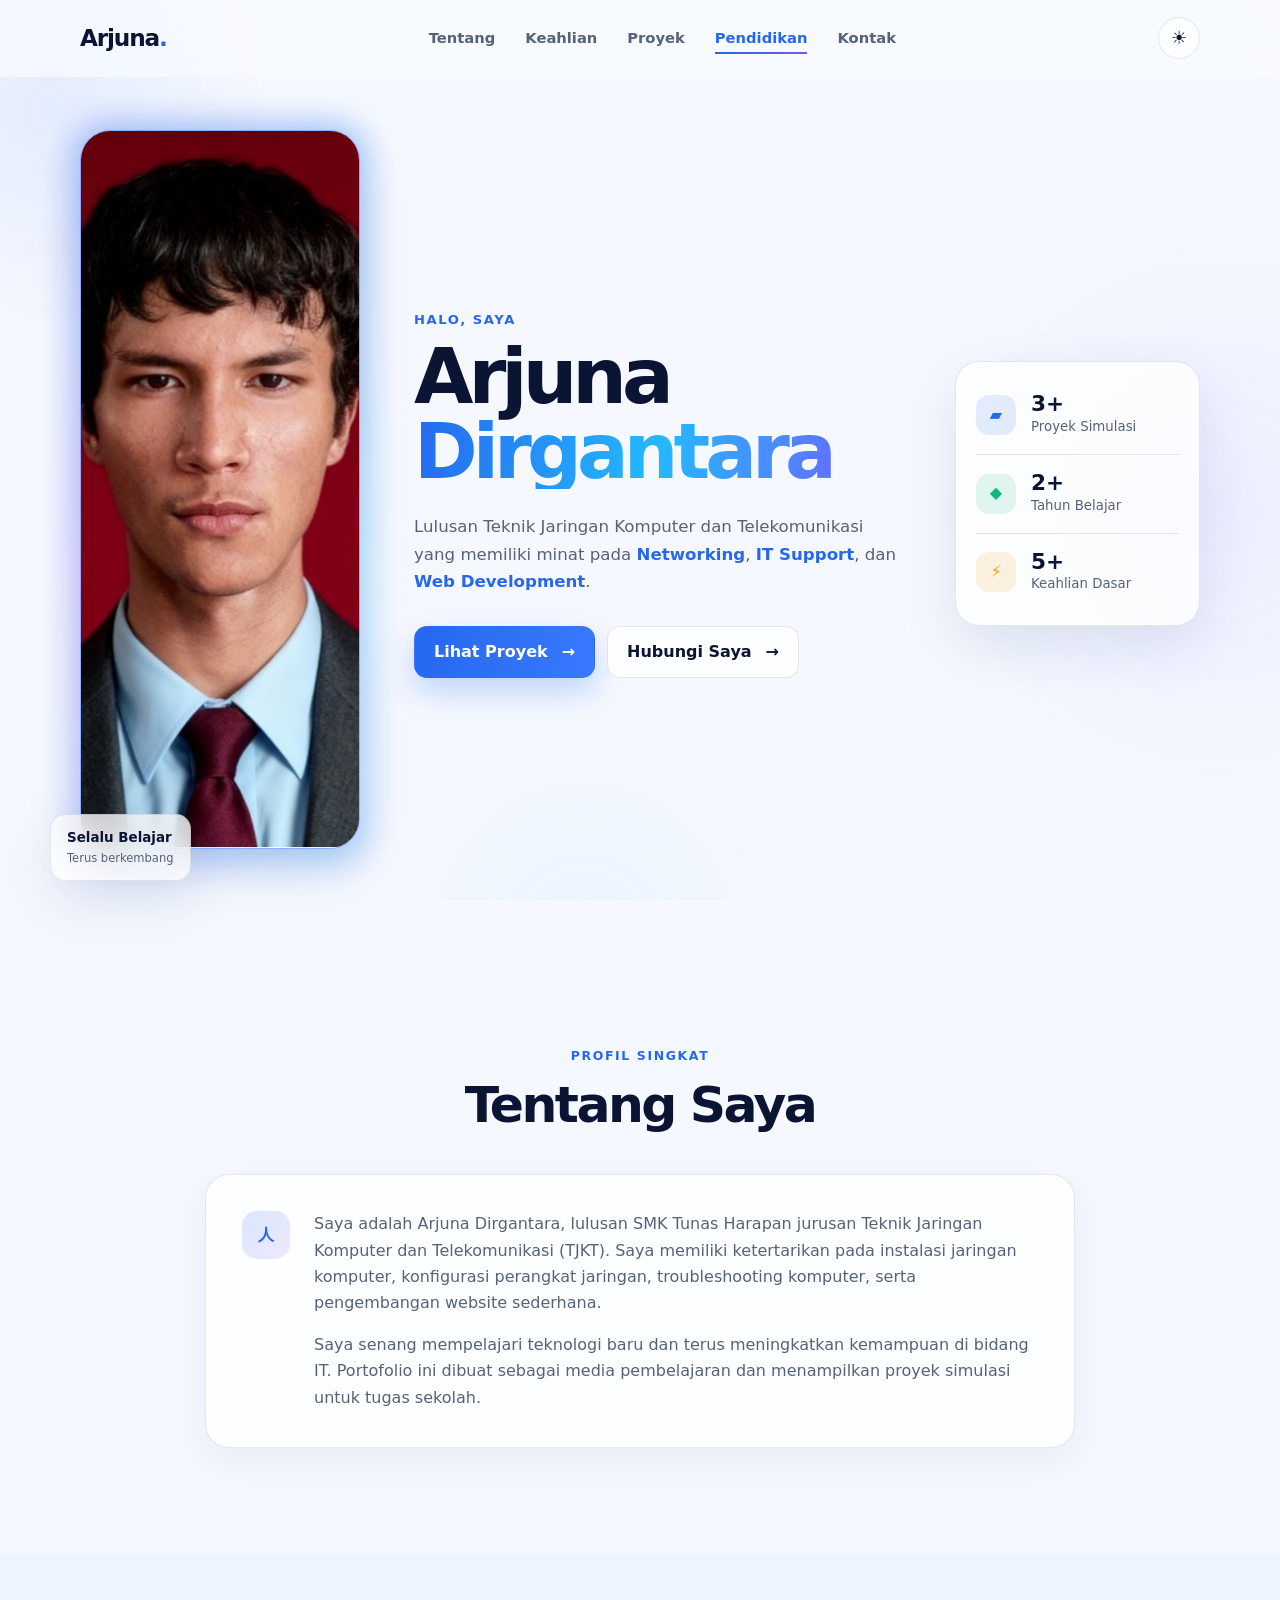
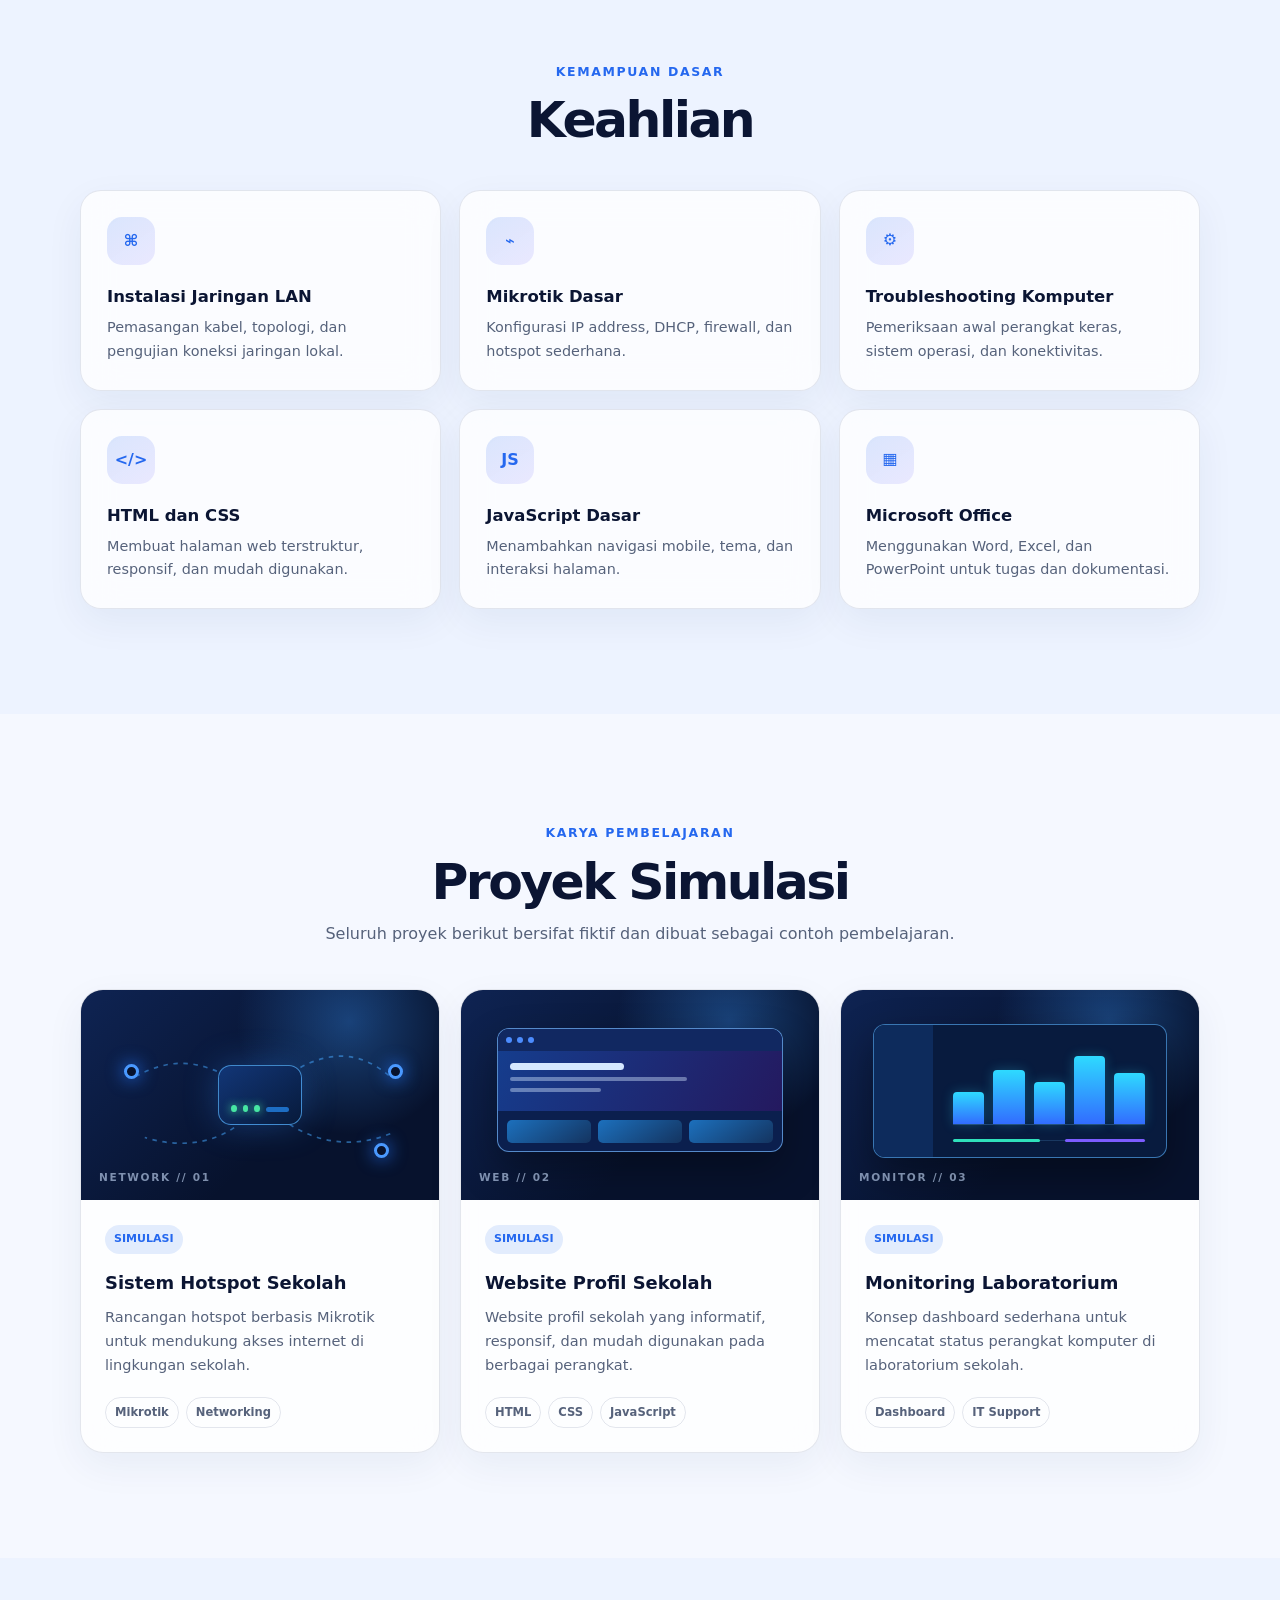
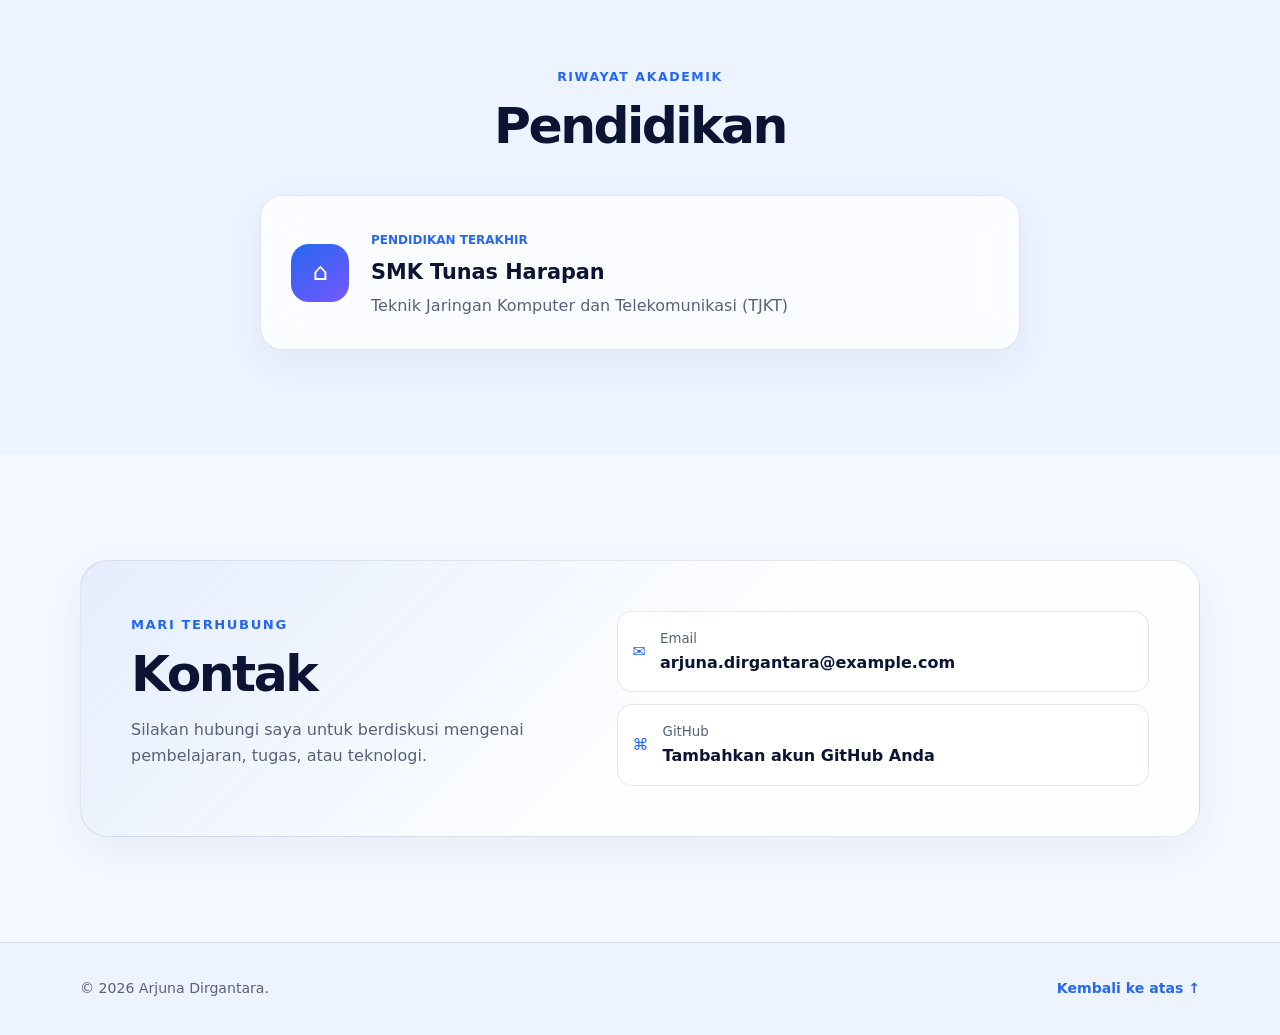
<file: index.html>
<!doctype html>
<html lang="id" data-theme="light">
<head>
  <meta charset="utf-8">
  <meta name="viewport" content="width=device-width,initial-scale=1">
  <meta name="description" content="Portofolio Arjuna Dirgantara, lulusan Teknik Jaringan Komputer dan Telekomunikasi.">
  <meta name="author" content="Arjuna Dirgantara">
  <meta name="theme-color" content="#f5f8ff" id="theme-color">
  <title>Arjuna Dirgantara | Portofolio</title>
  <link rel="icon" href="data:image/svg+xml,%3Csvg xmlns='http://www.w3.org/2000/svg' viewBox='0 0 64 64'%3E%3Crect width='64' height='64' rx='18' fill='%232568ef'/%3E%3Ctext x='32' y='43' text-anchor='middle' font-family='Arial' font-size='29' font-weight='700' fill='white'%3EAD%3C/text%3E%3C/svg%3E">
  <link rel="stylesheet" href="style.css">
  <script>
    (() => {
      try {
        const savedTheme = localStorage.getItem('arjuna-theme');
        const systemDark = window.matchMedia('(prefers-color-scheme: dark)').matches;
        document.documentElement.dataset.theme = savedTheme === 'dark' || savedTheme === 'light'
          ? savedTheme
          : (systemDark ? 'dark' : 'light');
      } catch (error) {
        document.documentElement.dataset.theme = 'light';
      }
    })();
  </script>
</head>
<body>
<a class="skip" href="#main">Lewati ke konten utama</a>
<div class="ambient" aria-hidden="true"><i></i><i></i><i></i></div>
<header class="header" id="top">
  <nav class="nav wrap" aria-label="Navigasi utama">
    <a class="brand" href="#home" aria-label="Beranda Arjuna">Arjuna<span>.</span></a>
    <ul class="nav-list" id="nav-list">
      <li><a href="#about">Tentang</a></li><li><a href="#skills">Keahlian</a></li><li><a href="#projects">Proyek</a></li><li><a href="#education">Pendidikan</a></li><li><a href="#contact">Kontak</a></li>
    </ul>
    <div class="nav-tools">
      <button class="theme" id="theme" type="button" aria-label="Aktifkan mode gelap"><span class="sun" aria-hidden="true">☀</span><span class="moon" aria-hidden="true">☾</span></button>
      <button class="menu" id="menu" type="button" aria-label="Buka menu" aria-expanded="false" aria-controls="nav-list"><i></i><i></i><i></i></button>
    </div>
  </nav>
</header>
<main id="main">
<section class="hero" id="home">
  <div class="wrap hero-grid">
    <div class="portrait-wrap reveal visible">
      <div class="portrait-glow"></div>
      <img class="portrait" src="assets/foto-arjuna.jpg" alt="Foto profil Arjuna Dirgantara" width="718" height="719">
      <div class="mini-card"><b>Selalu Belajar</b><span>Terus berkembang</span></div>
    </div>
    <div class="hero-copy reveal visible">
      <p class="kicker">Halo, saya</p>
      <h1>Arjuna <span>Dirgantara</span></h1>
      <p class="lead">Lulusan Teknik Jaringan Komputer dan Telekomunikasi yang memiliki minat pada <b>Networking</b>, <b>IT Support</b>, dan <b>Web Development</b>.</p>
      <div class="actions"><a class="btn primary" href="#projects">Lihat Proyek <span>→</span></a><a class="btn secondary" href="#contact">Hubungi Saya <span>→</span></a></div>
    </div>
    <aside class="quick reveal visible" aria-label="Ringkasan portofolio">
      <div><span class="qicon blue">▰</span><p><b>3+</b><small>Proyek Simulasi</small></p></div>
      <div><span class="qicon green">◆</span><p><b>2+</b><small>Tahun Belajar</small></p></div>
      <div><span class="qicon orange">⚡</span><p><b>5+</b><small>Keahlian Dasar</small></p></div>
    </aside>
  </div>
</section>
<section class="section" id="about"><div class="wrap reveal"><div class="heading"><span>Profil Singkat</span><h2>Tentang Saya</h2></div><div class="panel about"><div class="section-icon">人</div><div><p>Saya adalah Arjuna Dirgantara, lulusan SMK Tunas Harapan jurusan Teknik Jaringan Komputer dan Telekomunikasi (TJKT). Saya memiliki ketertarikan pada instalasi jaringan komputer, konfigurasi perangkat jaringan, troubleshooting komputer, serta pengembangan website sederhana.</p><p>Saya senang mempelajari teknologi baru dan terus meningkatkan kemampuan di bidang IT. Portofolio ini dibuat sebagai media pembelajaran dan menampilkan proyek simulasi untuk tugas sekolah.</p></div></div></div></section>
<section class="section tint" id="skills"><div class="wrap reveal"><div class="heading"><span>Kemampuan Dasar</span><h2>Keahlian</h2></div><div class="skill-grid">
<article class="panel skill"><i>⌘</i><h3>Instalasi Jaringan LAN</h3><p>Pemasangan kabel, topologi, dan pengujian koneksi jaringan lokal.</p></article>
<article class="panel skill"><i>⌁</i><h3>Mikrotik Dasar</h3><p>Konfigurasi IP address, DHCP, firewall, dan hotspot sederhana.</p></article>
<article class="panel skill"><i>⚙</i><h3>Troubleshooting Komputer</h3><p>Pemeriksaan awal perangkat keras, sistem operasi, dan konektivitas.</p></article>
<article class="panel skill"><i>&lt;/&gt;</i><h3>HTML dan CSS</h3><p>Membuat halaman web terstruktur, responsif, dan mudah digunakan.</p></article>
<article class="panel skill"><i>JS</i><h3>JavaScript Dasar</h3><p>Menambahkan navigasi mobile, tema, dan interaksi halaman.</p></article>
<article class="panel skill"><i>▦</i><h3>Microsoft Office</h3><p>Menggunakan Word, Excel, dan PowerPoint untuk tugas dan dokumentasi.</p></article>
</div></div></section>
<section class="section" id="projects"><div class="wrap reveal"><div class="heading"><span>Karya Pembelajaran</span><h2>Proyek Simulasi</h2><p>Seluruh proyek berikut bersifat fiktif dan dibuat sebagai contoh pembelajaran.</p></div><div class="project-grid">
<article class="panel project"><div class="thumb network" aria-hidden="true"><div class="router"><i></i><i></i><i></i><b></b></div><span class="node n1"></span><span class="node n2"></span><span class="node n3"></span><svg viewBox="0 0 320 180"><path d="M160 92 C110 55 82 55 46 75M160 92 C214 42 250 50 278 75M160 92 C140 132 95 140 57 128M160 92 C195 135 243 140 280 123"/></svg><em>NETWORK // 01</em></div><div class="project-body"><span class="badge">Simulasi</span><h3>Sistem Hotspot Sekolah</h3><p>Rancangan hotspot berbasis Mikrotik untuk mendukung akses internet di lingkungan sekolah.</p><ul><li>Mikrotik</li><li>Networking</li></ul></div></article>
<article class="panel project"><div class="thumb website" aria-hidden="true"><div class="browser"><div class="dots"><i></i><i></i><i></i></div><div class="webhero"><b></b><span></span><span></span></div><div class="webcards"><i></i><i></i><i></i></div></div><em>WEB // 02</em></div><div class="project-body"><span class="badge">Simulasi</span><h3>Website Profil Sekolah</h3><p>Website profil sekolah yang informatif, responsif, dan mudah digunakan pada berbagai perangkat.</p><ul><li>HTML</li><li>CSS</li><li>JavaScript</li></ul></div></article>
<article class="panel project"><div class="thumb monitor" aria-hidden="true"><div class="dash"><div class="side"></div><div class="chart"><i style="--h:42%"></i><i style="--h:70%"></i><i style="--h:54%"></i><i style="--h:88%"></i><i style="--h:66%"></i></div><div class="pulse"><b></b><span></span></div></div><em>MONITOR // 03</em></div><div class="project-body"><span class="badge">Simulasi</span><h3>Monitoring Laboratorium</h3><p>Konsep dashboard sederhana untuk mencatat status perangkat komputer di laboratorium sekolah.</p><ul><li>Dashboard</li><li>IT Support</li></ul></div></article>
</div></div></section>
<section class="section tint" id="education"><div class="wrap reveal"><div class="heading"><span>Riwayat Akademik</span><h2>Pendidikan</h2></div><article class="panel education"><div class="edu-dot">⌂</div><div><span>Pendidikan Terakhir</span><h3>SMK Tunas Harapan</h3><p>Teknik Jaringan Komputer dan Telekomunikasi (TJKT)</p></div></article></div></section>
<section class="section" id="contact"><div class="wrap reveal"><div class="contact panel"><div><span class="kicker">Mari Terhubung</span><h2>Kontak</h2><p>Silakan hubungi saya untuk berdiskusi mengenai pembelajaran, tugas, atau teknologi.</p></div><div class="contact-list"><a href="mailto:arjuna.dirgantara@example.com"><i>✉</i><span><small>Email</small>arjuna.dirgantara@example.com</span></a><a href="https://github.com/" target="_blank" rel="noopener noreferrer"><i>⌘</i><span><small>GitHub</small>Tambahkan akun GitHub Anda</span></a></div></div></div></section>
</main>
<footer><div class="wrap"><p>© <span id="year">2026</span> Arjuna Dirgantara.</p><a href="#home">Kembali ke atas ↑</a></div></footer>
<script src="script.js" defer></script>
</body></html>
</file>
<file: style.css>
@property --a{syntax:"<angle>";inherits:false;initial-value:0deg}:root{color-scheme:light;--bg:#f5f8ff;--tint:#edf3ff;--card:rgba(255,255,255,.76);--solid:#fff;--text:#0b1533;--muted:#56627b;--line:rgba(21,43,91,.11);--blue:#2568ef;--cyan:#24b9ff;--violet:#7657ff;--shadow:0 20px 55px rgba(45,72,128,.12);--header:rgba(248,250,255,.76)}html[data-theme=dark]{color-scheme:dark;--bg:#050915;--tint:#080e20;--card:rgba(11,20,42,.72);--solid:#0d1730;--text:#f7f9ff;--muted:#aab5cc;--line:rgba(142,166,220,.16);--blue:#4c8cff;--cyan:#2dd4ff;--violet:#8b5cf6;--shadow:0 24px 65px rgba(0,0,0,.34);--header:rgba(5,9,21,.74)}*{box-sizing:border-box}html{scroll-behavior:smooth;scroll-padding-top:86px}body{margin:0;min-width:320px;background:var(--bg);color:var(--text);font:16px/1.65 Inter,ui-sans-serif,system-ui,-apple-system,"Segoe UI",sans-serif;overflow-x:hidden;transition:background-color .72s cubic-bezier(.22,1,.36,1),color .4s ease}a{color:inherit}.wrap{width:min(1120px,calc(100% - 36px));margin:auto}.skip{position:fixed;z-index:9999;top:12px;left:12px;padding:10px 14px;background:var(--text);color:var(--bg);border-radius:10px;transform:translateY(-150%)}.skip:focus{transform:none}.ambient{position:fixed;inset:0;z-index:-1;overflow:hidden;pointer-events:none;transition:opacity .7s}.ambient i{position:absolute;border-radius:50%;filter:blur(2px);opacity:.42;animation:drift 18s ease-in-out infinite alternate}.ambient i:nth-child(1){width:460px;height:460px;left:-180px;top:-120px;background:radial-gradient(circle,rgba(37,104,239,.19),transparent 68%)}.ambient i:nth-child(2){width:590px;height:590px;right:-230px;top:24%;background:radial-gradient(circle,rgba(118,87,255,.14),transparent 68%);animation-delay:-6s}.ambient i:nth-child(3){width:400px;height:400px;left:30%;bottom:-230px;background:radial-gradient(circle,rgba(36,185,255,.12),transparent 68%);animation-delay:-11s}@keyframes drift{to{transform:translate3d(35px,28px,0) scale(1.08)}}.header{position:fixed;inset:0 0 auto;z-index:1000;background:var(--header);border-bottom:1px solid transparent;backdrop-filter:blur(18px);transition:background .6s,border-color .3s,box-shadow .3s}.header.scrolled{border-color:var(--line);box-shadow:0 8px 30px rgba(10,20,50,.08)}.nav{height:76px;display:flex;align-items:center;justify-content:space-between}.brand{font-size:1.45rem;font-weight:900;letter-spacing:-.05em;text-decoration:none}.brand span,.kicker,.heading>span{color:var(--blue)}.nav-list{display:flex;list-style:none;gap:30px;margin:0;padding:0}.nav-list a{text-decoration:none;color:var(--muted);font-size:.92rem;font-weight:700;position:relative}.nav-list a:after{content:"";position:absolute;left:0;right:0;bottom:-8px;height:2px;background:linear-gradient(90deg,var(--blue),var(--violet));transform:scaleX(0);transition:.25s}.nav-list a:hover,.nav-list a.active{color:var(--blue)}.nav-list a:hover:after,.nav-list a.active:after{transform:none}.nav-tools{display:flex;gap:8px}.theme,.menu{width:42px;height:42px;border:1px solid var(--line);border-radius:50%;background:var(--card);color:var(--text);cursor:pointer;display:grid;place-items:center;backdrop-filter:blur(12px);transition:transform .25s,background .55s,border-color .4s}.theme:hover,.menu:hover{transform:translateY(-2px);border-color:var(--blue)}.theme{position:relative;overflow:hidden}.theme span{position:absolute;font-size:1.15rem;transition:transform .55s cubic-bezier(.34,1.56,.64,1),opacity .35s}.moon{transform:translateY(30px) rotate(100deg);opacity:0}html[data-theme=dark] .sun{transform:translateY(-30px) rotate(-100deg);opacity:0}html[data-theme=dark] .moon{transform:none;opacity:1}.menu{display:none;align-content:center;gap:4px}.menu i{width:18px;height:2px;background:currentColor;border-radius:9px;transition:.25s}.hero{min-height:100svh;display:grid;place-items:center;padding:130px 0 80px}.hero-grid{display:grid;grid-template-columns:280px 1fr 245px;align-items:center;gap:54px}.portrait-wrap{position:relative}.portrait-glow{position:absolute;inset:-8px;border-radius:36px;background:conic-gradient(from var(--a),var(--blue),var(--cyan),var(--violet),var(--blue));filter:blur(15px);opacity:.35;animation:spin 8s linear infinite}@keyframes spin{to{--a:360deg}}.portrait{position:relative;width:100%;aspect-ratio:1/1.08;object-fit:cover;object-position:center 25%;border:1px solid rgba(95,140,255,.55);border-radius:30px;box-shadow:var(--shadow);transition:transform .45s}.portrait-wrap:hover .portrait{transform:translateY(-5px) scale(1.01)}.mini-card{position:absolute;left:-30px;bottom:-24px;padding:12px 16px;border:1px solid var(--line);border-radius:15px;background:var(--card);box-shadow:var(--shadow);backdrop-filter:blur(18px);display:grid}.mini-card b{font-size:.84rem}.mini-card span{color:var(--muted);font-size:.72rem}.kicker{margin:0 0 8px;font-size:.82rem;font-weight:850;text-transform:uppercase;letter-spacing:.12em}.hero h1{margin:0;font-size:clamp(3rem,6vw,5.25rem);line-height:.98;letter-spacing:-.065em}.hero h1 span{display:block;background:linear-gradient(100deg,var(--blue),var(--cyan),var(--violet));-webkit-background-clip:text;background-clip:text;color:transparent}.lead{max-width:650px;color:var(--muted);font-size:1.04rem;margin:24px 0 0}.lead b{color:var(--blue)}.actions{display:flex;gap:12px;margin-top:30px}.btn{padding:12px 19px;border-radius:13px;text-decoration:none;font-weight:780;border:1px solid transparent;display:inline-flex;align-items:center;gap:14px;transition:transform .25s,box-shadow .25s,background .5s}.btn:hover{transform:translateY(-3px)}.primary{color:#fff;background:linear-gradient(100deg,var(--blue),#3a79ff);box-shadow:0 14px 30px rgba(37,104,239,.25)}.secondary{background:var(--card);border-color:var(--line)}.quick{padding:14px 20px;border-radius:24px;border:1px solid var(--line);background:var(--card);box-shadow:var(--shadow);backdrop-filter:blur(18px)}.quick>div{display:flex;gap:15px;align-items:center;padding:16px 0}.quick>div+div{border-top:1px solid var(--line)}.qicon{width:40px;height:40px;border-radius:13px;display:grid;place-items:center;font-style:normal}.qicon.blue{background:rgba(37,104,239,.12);color:var(--blue)}.qicon.green{background:rgba(16,185,129,.12);color:#10b981}.qicon.orange{background:rgba(245,158,11,.13);color:#f59e0b}.quick p{display:grid;margin:0}.quick b{font-size:1.35rem;line-height:1.1}.quick small{color:var(--muted)}.section{padding:105px 0}.tint{background:var(--tint);transition:background .7s}.heading{text-align:center;max-width:710px;margin:0 auto 42px}.heading>span{font-size:.78rem;font-weight:850;letter-spacing:.13em;text-transform:uppercase}.heading h2,.contact h2{font-size:clamp(2.15rem,4vw,3.15rem);letter-spacing:-.05em;line-height:1.1;margin:8px 0}.heading p{color:var(--muted);margin:12px 0 0}.panel{background:var(--card);border:1px solid var(--line);box-shadow:0 13px 38px rgba(22,46,96,.06);backdrop-filter:blur(18px);transition:background .65s,border-color .45s,box-shadow .3s,transform .3s}.panel:hover{transform:translateY(-6px);box-shadow:var(--shadow);border-color:rgba(56,126,255,.35)}.about{max-width:870px;margin:auto;border-radius:24px;padding:36px;display:flex;gap:24px}.about p{color:var(--muted);margin:0}.about p+p{margin-top:15px}.section-icon,.skill i{flex:0 0 auto;width:48px;height:48px;border-radius:15px;background:linear-gradient(145deg,rgba(37,104,239,.16),rgba(118,87,255,.12));color:var(--blue);display:grid;place-items:center;font-weight:850;font-style:normal}.skill-grid{display:grid;grid-template-columns:repeat(3,1fr);gap:18px}.skill{padding:26px;border-radius:21px}.skill h3{font-size:1.03rem;margin:18px 0 6px}.skill p{font-size:.9rem;color:var(--muted);margin:0}.project-grid{display:grid;grid-template-columns:repeat(3,1fr);gap:20px}.project{overflow:hidden;border-radius:23px}.thumb{height:210px;position:relative;overflow:hidden;background:#07122d}.thumb:before{content:"";position:absolute;inset:0;background:radial-gradient(circle at 75% 15%,rgba(57,151,255,.35),transparent 35%),linear-gradient(135deg,rgba(32,76,170,.3),transparent 60%)}.thumb em{position:absolute;left:18px;bottom:14px;color:rgba(205,225,255,.6);font-size:.66rem;font-style:normal;font-weight:800;letter-spacing:.16em}.network svg{position:absolute;inset:0;width:100%;height:100%}.network path{fill:none;stroke:rgba(71,169,255,.52);stroke-width:1.5;stroke-dasharray:4 5}.router{position:absolute;z-index:2;left:50%;top:50%;width:84px;height:60px;transform:translate(-50%,-50%);border:1px solid rgba(88,180,255,.7);border-radius:13px;background:linear-gradient(145deg,#123677,#071a3b);box-shadow:0 0 35px rgba(49,140,255,.32);display:flex;align-items:end;gap:6px;padding:12px}.router i{width:7px;height:7px;border-radius:50%;background:#47e6a3;box-shadow:0 0 8px #47e6a3}.router b{display:block;margin-left:auto;width:28px;height:5px;border-radius:5px;background:#1d6dc3}.node{position:absolute;z-index:2;width:15px;height:15px;border:3px solid #4a99ff;background:#07122d;border-radius:50%;box-shadow:0 0 18px #2478ff}.n1{left:12%;top:35%}.n2{right:10%;top:35%}.n3{right:14%;bottom:20%}.browser{position:absolute;left:10%;right:10%;top:18%;height:124px;border:1px solid rgba(118,184,255,.7);border-radius:12px;background:#0b1f4e;box-shadow:0 18px 40px rgba(0,0,0,.3);overflow:hidden}.dots{height:22px;background:#112861;display:flex;gap:5px;padding:8px}.dots i{width:6px;height:6px;border-radius:50%;background:#4c8cff}.webhero{height:60px;padding:12px;background:linear-gradient(120deg,#153d8d,#24195f)}.webhero b{display:block;width:44%;height:7px;background:#d5e8ff;border-radius:8px}.webhero span{display:block;margin-top:7px;width:68%;height:4px;background:rgba(213,232,255,.42);border-radius:8px}.webhero span+span{width:35%}.webcards{display:flex;gap:7px;padding:9px}.webcards i{flex:1;height:23px;border-radius:5px;background:linear-gradient(145deg,#1c70bd,#143460)}.dash{position:absolute;left:9%;right:9%;top:16%;height:134px;border:1px solid rgba(91,179,255,.6);border-radius:12px;background:#081b3e;box-shadow:0 18px 40px rgba(0,0,0,.35);overflow:hidden}.side{position:absolute;left:0;top:0;bottom:0;width:20%;background:#0d2b5c}.chart{position:absolute;left:27%;right:7%;top:16%;height:60%;display:flex;align-items:end;gap:9px;border-bottom:1px solid rgba(114,185,255,.25)}.chart i{flex:1;height:var(--h);background:linear-gradient(#2edaff,#326cff);border-radius:4px 4px 0 0;box-shadow:0 0 12px rgba(46,218,255,.25)}.pulse{position:absolute;left:27%;right:7%;bottom:7%;height:14px}.pulse:before{content:"";position:absolute;inset:6px 0 auto;height:1px;background:rgba(101,190,255,.18)}.pulse b,.pulse span{position:absolute;height:3px;border-radius:3px;background:#2fe0bb;top:5px}.pulse b{left:0;width:45%}.pulse span{right:0;width:42%;background:#7c5cff}.project-body{padding:24px}.badge{display:inline-block;padding:5px 9px;border-radius:999px;background:rgba(37,104,239,.12);color:var(--blue);font-size:.69rem;font-weight:850;text-transform:uppercase}.project h3{margin:14px 0 8px;font-size:1.12rem}.project p{color:var(--muted);font-size:.91rem;margin:0}.project ul{display:flex;list-style:none;gap:7px;margin:20px 0 0;padding:0}.project li{padding:5px 9px;border:1px solid var(--line);border-radius:999px;color:var(--muted);font-size:.72rem;font-weight:700}.education{max-width:760px;margin:auto;border-radius:22px;padding:30px;display:flex;gap:22px;align-items:center}.edu-dot{width:58px;height:58px;border-radius:18px;background:linear-gradient(145deg,var(--blue),var(--violet));color:#fff;display:grid;place-items:center;font-size:1.5rem}.education span{color:var(--blue);font-size:.75rem;font-weight:850;text-transform:uppercase}.education h3{margin:3px 0;font-size:1.3rem}.education p{color:var(--muted);margin:0}.contact{border-radius:28px;padding:50px;display:grid;grid-template-columns:.9fr 1.1fr;gap:50px;background:linear-gradient(135deg,rgba(37,104,239,.11),transparent 55%),var(--card)}.contact p{color:var(--muted)}.contact-list{display:grid;gap:12px}.contact-list a{display:flex;gap:14px;align-items:center;padding:15px;border:1px solid var(--line);background:var(--solid);border-radius:15px;text-decoration:none;transition:transform .25s,border-color .25s,background .6s}.contact-list a:hover{transform:translateX(4px);border-color:var(--blue)}.contact-list i{font-style:normal;color:var(--blue)}.contact-list span{font-weight:700;overflow-wrap:anywhere}.contact-list small{display:block;color:var(--muted);font-weight:500}footer{border-top:1px solid var(--line);background:var(--tint)}footer .wrap{min-height:92px;display:flex;align-items:center;justify-content:space-between;color:var(--muted);font-size:.88rem}footer a{color:var(--blue);text-decoration:none;font-weight:750}.reveal{opacity:0;transform:translateY(26px);transition:opacity .7s ease,transform .7s ease}.reveal.visible{opacity:1;transform:none}:focus-visible{outline:3px solid #f59e0b;outline-offset:4px}@media(max-width:950px){.menu{display:grid}.nav-list{position:absolute;top:68px;left:18px;right:18px;display:grid;gap:3px;padding:13px;border:1px solid var(--line);border-radius:18px;background:var(--solid);box-shadow:var(--shadow);opacity:0;pointer-events:none;transform:translateY(-8px);transition:.25s}.nav-list.open{opacity:1;pointer-events:auto;transform:none}.nav-list a{display:block;padding:10px 12px}.nav-list a:after{display:none}.hero-grid{grid-template-columns:260px 1fr}.quick{grid-column:1/-1;display:grid;grid-template-columns:repeat(3,1fr)}.quick>div+div{border-top:0;border-left:1px solid var(--line);padding-left:20px}.project-grid{grid-template-columns:1fr 1fr}.skill-grid{grid-template-columns:1fr 1fr}}@media(max-width:650px){.wrap{width:min(100% - 26px,1120px)}.hero{padding:110px 0 70px}.hero-grid{grid-template-columns:1fr;text-align:center;gap:40px}.portrait-wrap{width:min(280px,82vw);margin:auto}.mini-card{left:-8px}.lead{margin-inline:auto}.actions{display:grid}.btn{justify-content:center}.quick{grid-template-columns:1fr;text-align:left}.quick>div+div{border-left:0;border-top:1px solid var(--line);padding-left:0}.skill-grid,.project-grid{grid-template-columns:1fr}.section{padding:80px 0}.about{padding:26px;display:grid}.contact{grid-template-columns:1fr;padding:28px 20px;gap:30px}.education{align-items:flex-start;padding:24px}.footer .wrap{flex-direction:column;justify-content:center;gap:8px}.thumb{height:220px}}@media(prefers-reduced-motion:reduce){html{scroll-behavior:auto}*,*:before,*:after{animation:none!important;transition-duration:.01ms!important}.reveal{opacity:1;transform:none}}
/* Kunci halaman ketika menu mobile terbuka. */
body.menu-open {
  overflow: hidden;
}

@supports not (backdrop-filter: blur(1px)) {
  .header,
  .panel,
  .quick,
  .mini-card {
    background: var(--solid);
  }
}
</file>
